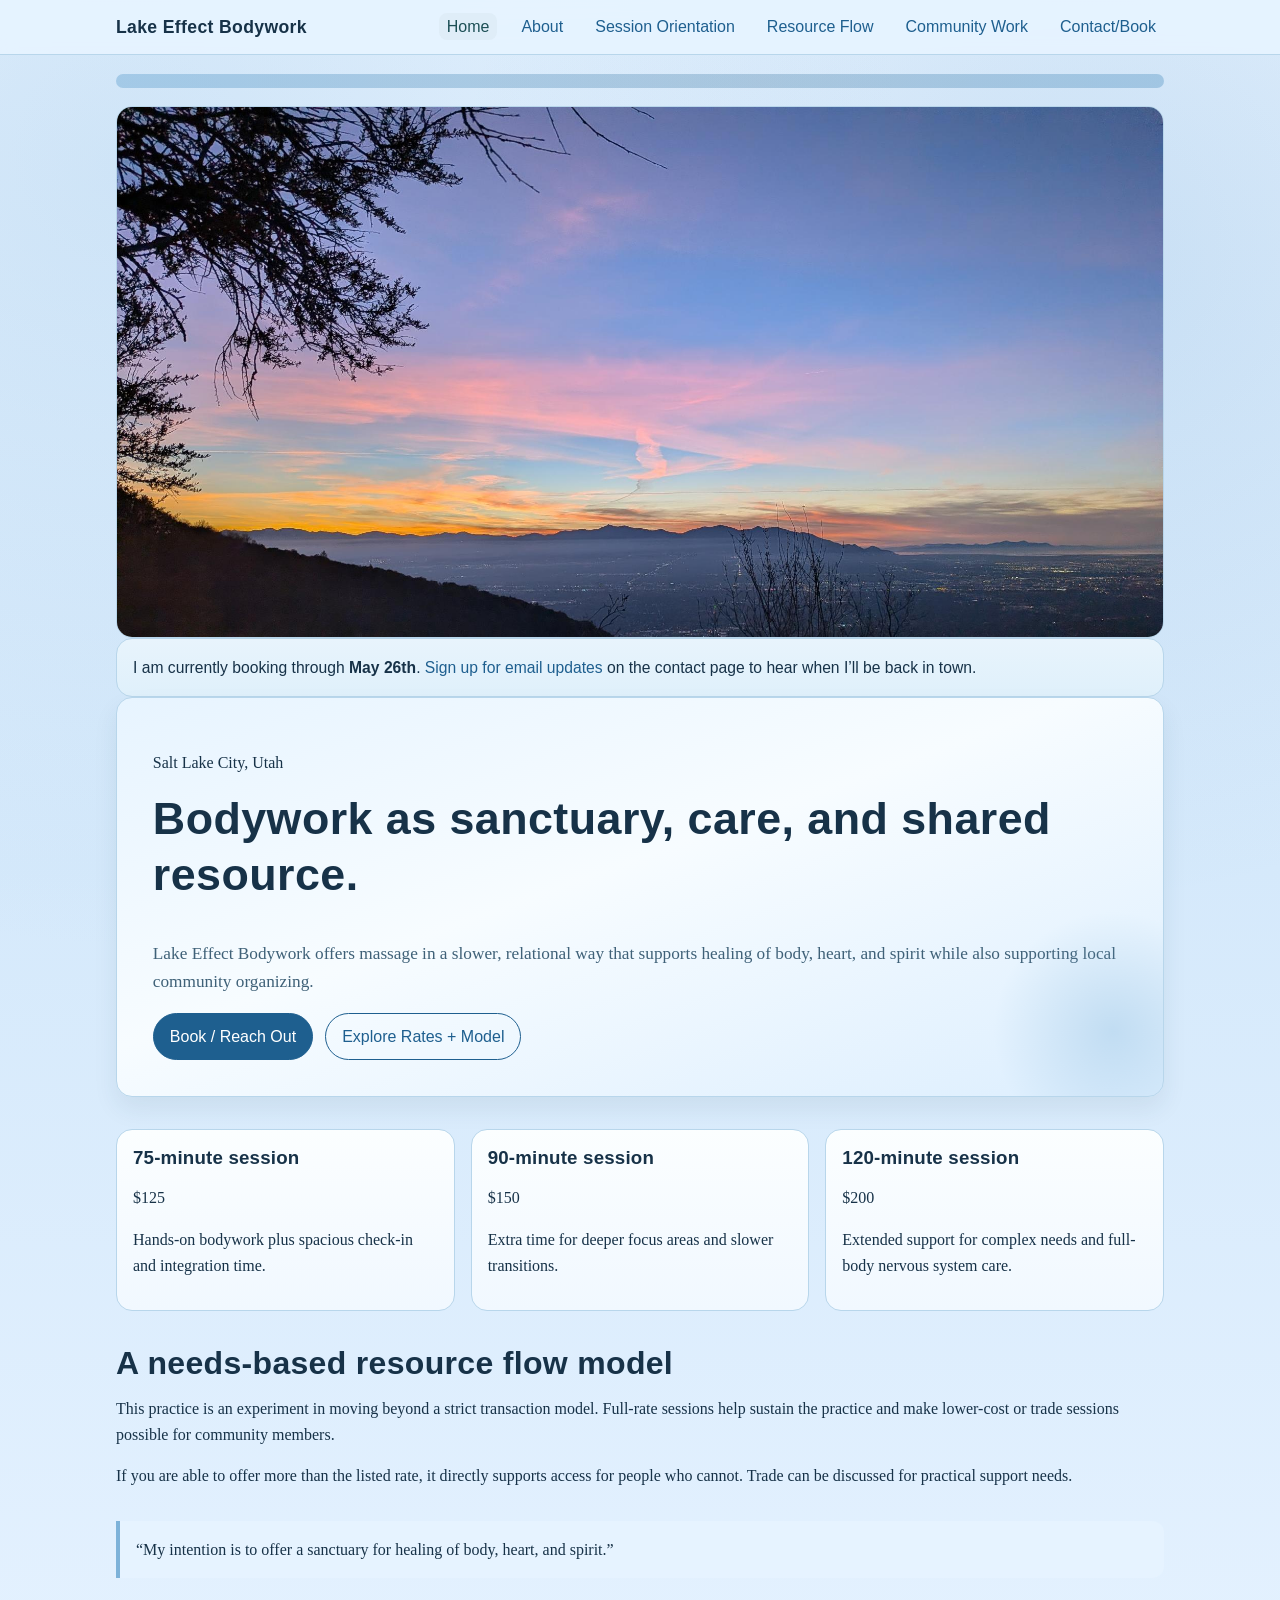
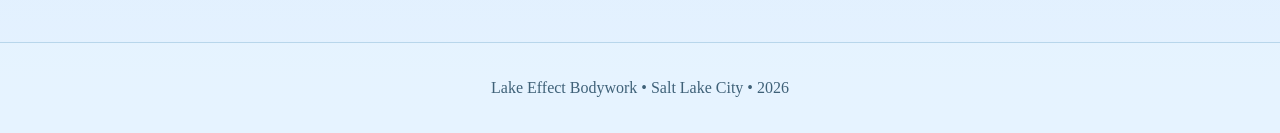
<file: index.html>
<!doctype html>
<html lang="en">
  <head>
    <meta charset="UTF-8" />
    <meta name="viewport" content="width=device-width, initial-scale=1.0" />
    <title>Lake Effect Bodywork | Salt Lake City</title>
    <meta
      name="description"
      content="Lake Effect Bodywork in Salt Lake City offers massage and bodywork rooted in care, transparency, and community support."
    />
    <link rel="canonical" href="https://lakeeffectbody.work/" />
    <link rel="stylesheet" href="styles.css" />
  </head>
  <body>
    <header class="site-header">
      <div class="nav-wrap">
        <a class="brand" href="index.html">Lake Effect Bodywork</a>
        <button class="menu-toggle" aria-expanded="false" aria-label="Open menu">
          Menu
        </button>
        <nav class="main-nav" aria-label="Main navigation">
          <ul>
            <li><a href="index.html" aria-current="page">Home</a></li>
            <li><a href="about.html">About</a></li>
            <li><a href="sessions.html">Session Orientation</a></li>
            <li><a href="resource-flow.html">Resource Flow</a></li>
            <li><a href="community.html">Community Work</a></li>
            <li><a href="contact.html">Contact/Book</a></li>
          </ul>
        </nav>
      </div>
    </header>

    <main class="container">
      <section class="section section-hero-image">
        <img
          src="assets/images/sunset.jpg"
          alt="Sunset sky over water"
          class="hero-photo"
        />
      </section>

      <section class="section schedule-notice card" role="status">
        <p>
          I am currently booking through <strong>May 26th</strong>.
          <a href="contact.html#email-updates">Sign up for email updates</a> on the contact page to
          hear when I’ll be back in town.
        </p>
      </section>

      <section class="hero">
        <p>Salt Lake City, Utah</p>
        <h1>Bodywork as sanctuary, care, and shared resource.</h1>
        <p class="lead">
          Lake Effect Bodywork offers massage in a slower, relational way that supports healing
          of body, heart, and spirit while also supporting local community organizing.
        </p>
        <div class="button-row">
          <a class="btn primary" href="contact.html#booking">Book / Reach Out</a>
          <a class="btn secondary" href="resource-flow.html">Explore Rates + Model</a>
        </div>
      </section>

      <section class="section grid">
        <a href="contact.html#booking" class="card card-link">
          <h3>75-minute session</h3>
          <p>$125</p>
          <p>Hands-on bodywork plus spacious check-in and integration time.</p>
        </a>
        <a href="contact.html#booking" class="card card-link">
          <h3>90-minute session</h3>
          <p>$150</p>
          <p>Extra time for deeper focus areas and slower transitions.</p>
        </a>
        <a href="contact.html#booking" class="card card-link">
          <h3>120-minute session</h3>
          <p>$200</p>
          <p>Extended support for complex needs and full-body nervous system care.</p>
        </a>
      </section>

      <section class="section stack">
        <h2><a href="resource-flow.html">A needs-based resource flow model</a></h2>
        <p>
          This practice is an experiment in moving beyond a strict transaction model. Full-rate
          sessions help sustain the practice and make lower-cost or trade sessions possible for
          community members.
        </p>
        <p>
          If you are able to offer more than the listed rate, it directly supports access for
          people who cannot. Trade can be discussed for practical support needs.
        </p>
      </section>

      <section class="section quote">
        “My intention is to offer a sanctuary for healing of body, heart, and spirit.”
      </section>
    </main>

    <footer class="site-footer">
      <p>Lake Effect Bodywork • Salt Lake City • <span id="year"></span></p>
    </footer>

    <script src="script.js"></script>
  </body>
</html>
</file>
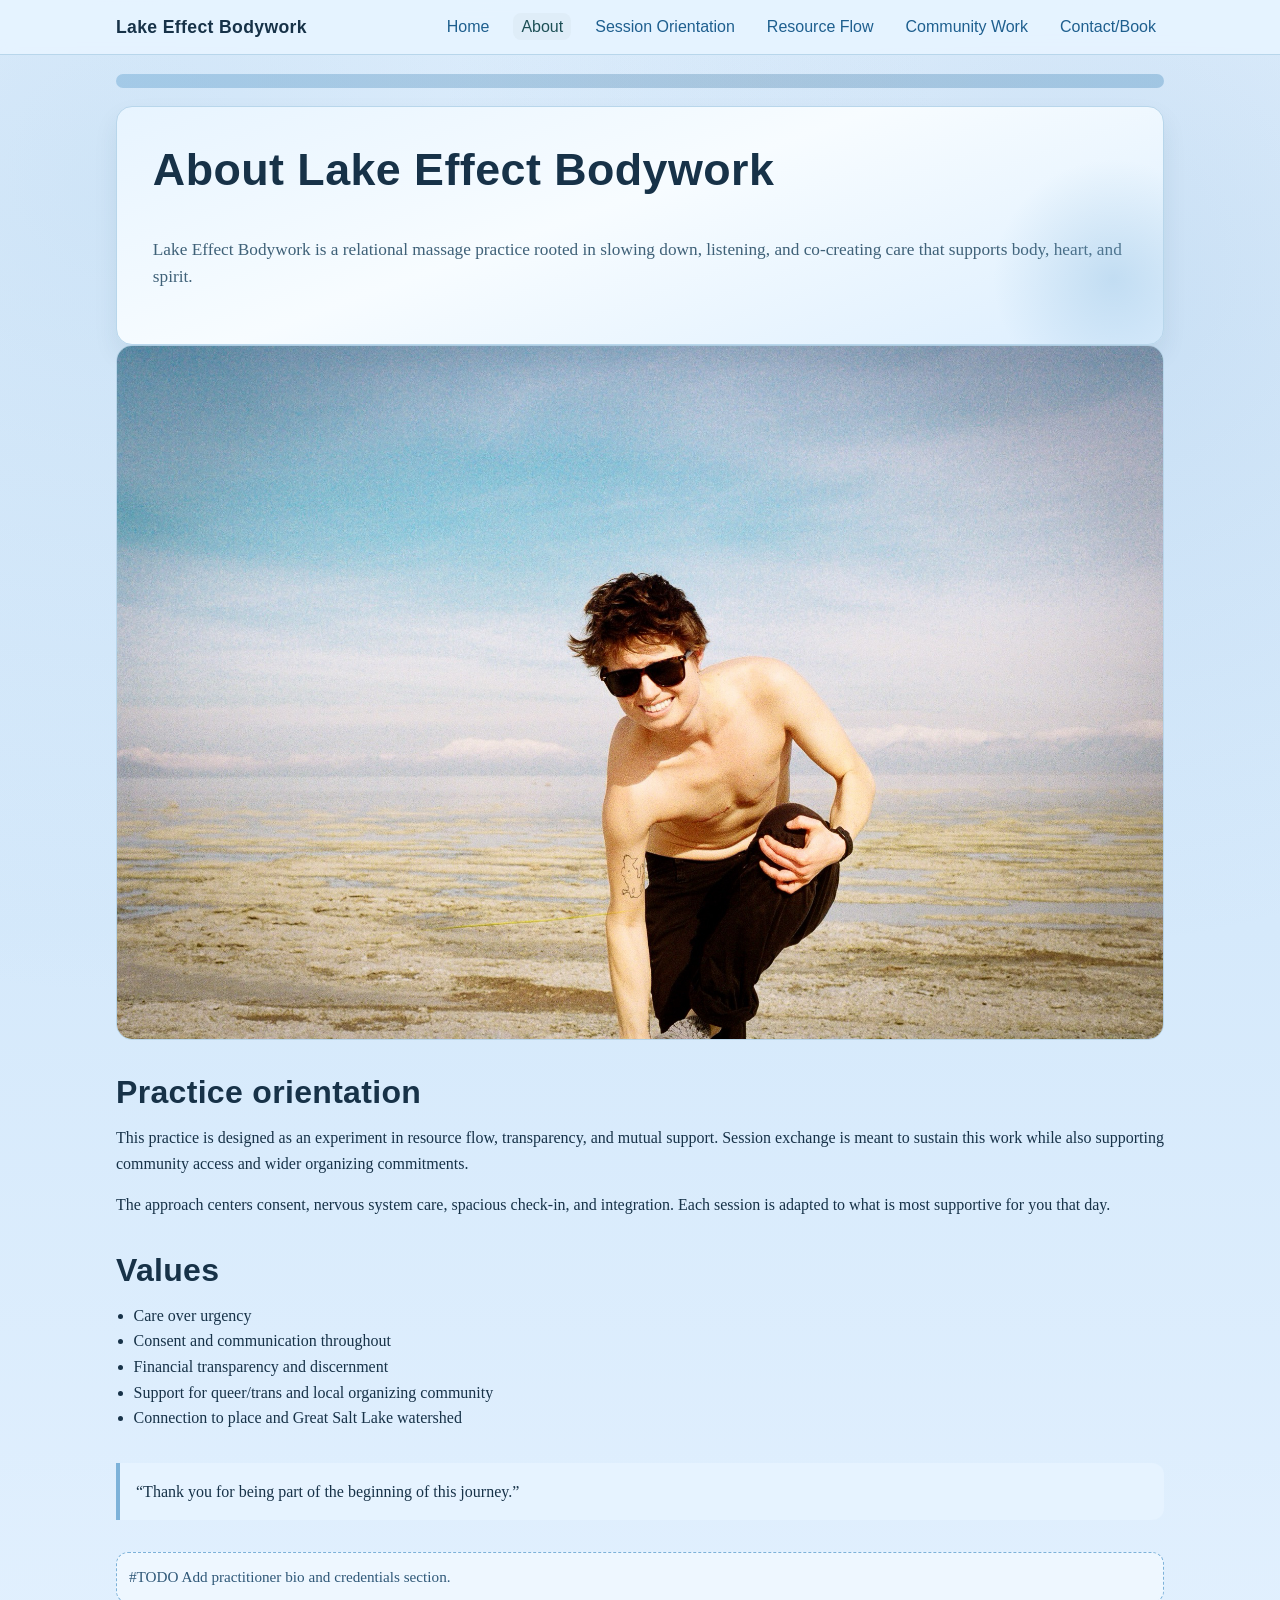
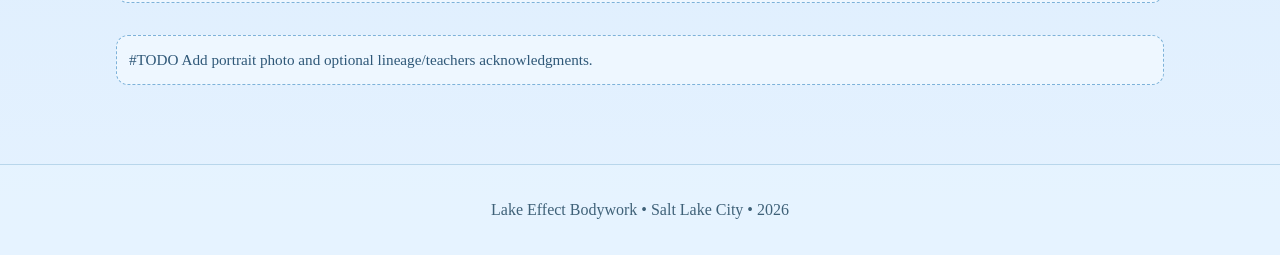
<file: about.html>
<!doctype html>
<html lang="en">
  <head>
    <meta charset="UTF-8" />
    <meta name="viewport" content="width=device-width, initial-scale=1.0" />
    <title>About | Lake Effect Bodywork</title>
    <meta
      name="description"
      content="About Lake Effect Bodywork: practice values, approach, and care orientation."
    />
    <link rel="canonical" href="https://lakeeffectbody.work/about.html" />
    <link rel="stylesheet" href="styles.css" />
  </head>
  <body>
    <header class="site-header">
      <div class="nav-wrap">
        <a class="brand" href="index.html">Lake Effect Bodywork</a>
        <button class="menu-toggle" aria-expanded="false" aria-label="Open menu">
          Menu
        </button>
        <nav class="main-nav" aria-label="Main navigation">
          <ul>
            <li><a href="index.html">Home</a></li>
            <li><a href="about.html" aria-current="page">About</a></li>
            <li><a href="sessions.html">Session Orientation</a></li>
            <li><a href="resource-flow.html">Resource Flow</a></li>
            <li><a href="community.html">Community Work</a></li>
            <li><a href="contact.html">Contact/Book</a></li>
          </ul>
        </nav>
      </div>
    </header>

    <main class="container">
      <section class="hero stack">
        <h1>About Lake Effect Bodywork</h1>
        <p class="lead">
          Lake Effect Bodywork is a relational massage practice rooted in slowing down, listening,
          and co-creating care that supports body, heart, and spirit.
        </p>
      </section>

      <section class="section section-hero-image">
        <img
          src="assets/images/home-hero.jpg"
          alt="Calm lake water at dusk"
          class="hero-photo"
        />
      </section>

      <section class="section stack">
        <h2>Practice orientation</h2>
        <p>
          This practice is designed as an experiment in resource flow, transparency, and mutual
          support. Session exchange is meant to sustain this work while also supporting community
          access and wider organizing commitments.
        </p>
        <p>
          The approach centers consent, nervous system care, spacious check-in, and integration.
          Each session is adapted to what is most supportive for you that day.
        </p>
      </section>

      <section class="section stack">
        <h2>Values</h2>
        <ul class="list-clean">
          <li>Care over urgency</li>
          <li>Consent and communication throughout</li>
          <li>Financial transparency and discernment</li>
          <li>Support for queer/trans and local organizing community</li>
          <li>Connection to place and Great Salt Lake watershed</li>
        </ul>
      </section>

      <section class="section quote">
        “Thank you for being part of the beginning of this journey.”
      </section>

      <section class="section">
        <p class="todo">#TODO Add practitioner bio and credentials section.</p>
      </section>

      <section class="section">
        <p class="todo">#TODO Add portrait photo and optional lineage/teachers acknowledgments.</p>
      </section>
    </main>

    <footer class="site-footer">
      <p>Lake Effect Bodywork • Salt Lake City • <span id="year"></span></p>
    </footer>

    <script src="script.js"></script>
  </body>
</html>
</file>
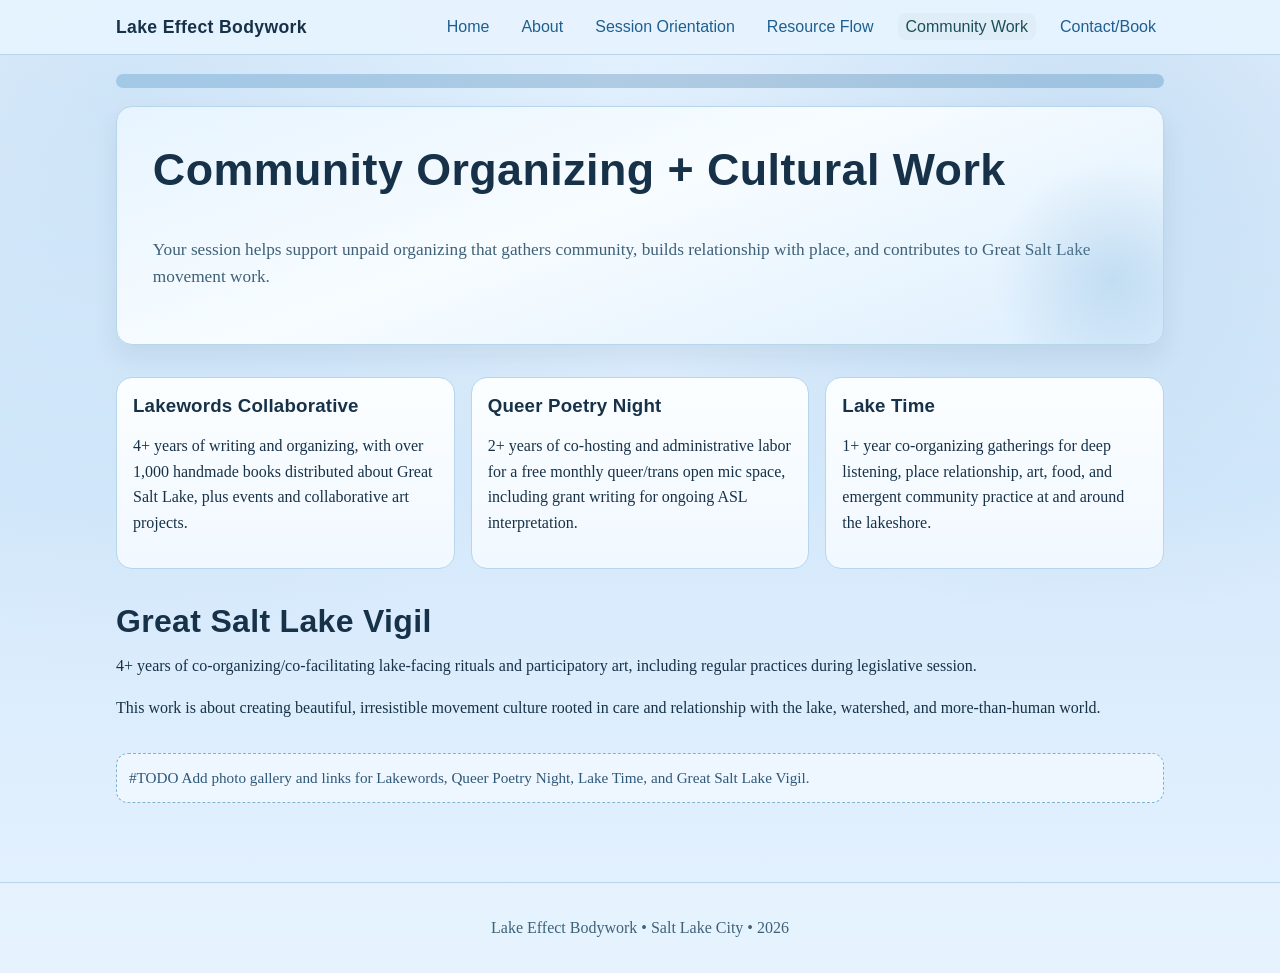
<file: community.html>
<!doctype html>
<html lang="en">
  <head>
    <meta charset="UTF-8" />
    <meta name="viewport" content="width=device-width, initial-scale=1.0" />
    <title>Community Work | Lake Effect Bodywork</title>
    <meta
      name="description"
      content="Learn about the unpaid organizing and community care work your session supports."
    />
    <link rel="canonical" href="https://lakeeffectbody.work/community.html" />
    <link rel="stylesheet" href="styles.css" />
  </head>
  <body>
    <header class="site-header">
      <div class="nav-wrap">
        <a class="brand" href="index.html">Lake Effect Bodywork</a>
        <button class="menu-toggle" aria-expanded="false" aria-label="Open menu">
          Menu
        </button>
        <nav class="main-nav" aria-label="Main navigation">
          <ul>
            <li><a href="index.html">Home</a></li>
            <li><a href="about.html">About</a></li>
            <li><a href="sessions.html">Session Orientation</a></li>
            <li><a href="resource-flow.html">Resource Flow</a></li>
            <li><a href="community.html" aria-current="page">Community Work</a></li>
            <li><a href="contact.html">Contact/Book</a></li>
          </ul>
        </nav>
      </div>
    </header>

    <main class="container">
      <section class="hero stack">
        <h1>Community Organizing + Cultural Work</h1>
        <p class="lead">
          Your session helps support unpaid organizing that gathers community, builds relationship
          with place, and contributes to Great Salt Lake movement work.
        </p>
      </section>

      <section class="section grid">
        <article class="card">
          <h3>Lakewords Collaborative</h3>
          <p>
            4+ years of writing and organizing, with over 1,000 handmade books distributed about
            Great Salt Lake, plus events and collaborative art projects.
          </p>
        </article>
        <article class="card">
          <h3>Queer Poetry Night</h3>
          <p>
            2+ years of co-hosting and administrative labor for a free monthly queer/trans open
            mic space, including grant writing for ongoing ASL interpretation.
          </p>
        </article>
        <article class="card">
          <h3>Lake Time</h3>
          <p>
            1+ year co-organizing gatherings for deep listening, place relationship, art, food,
            and emergent community practice at and around the lakeshore.
          </p>
        </article>
      </section>

      <section class="section stack">
        <h2>Great Salt Lake Vigil</h2>
        <p>
          4+ years of co-organizing/co-facilitating lake-facing rituals and participatory art,
          including regular practices during legislative session.
        </p>
        <p>
          This work is about creating beautiful, irresistible movement culture rooted in care and
          relationship with the lake, watershed, and more-than-human world.
        </p>
      </section>

      <section class="section">
        <p class="todo">
          #TODO Add photo gallery and links for Lakewords, Queer Poetry Night, Lake Time, and
          Great Salt Lake Vigil.
        </p>
      </section>
    </main>

    <footer class="site-footer">
      <p>Lake Effect Bodywork • Salt Lake City • <span id="year"></span></p>
    </footer>

    <script src="script.js"></script>
  </body>
</html>
</file>
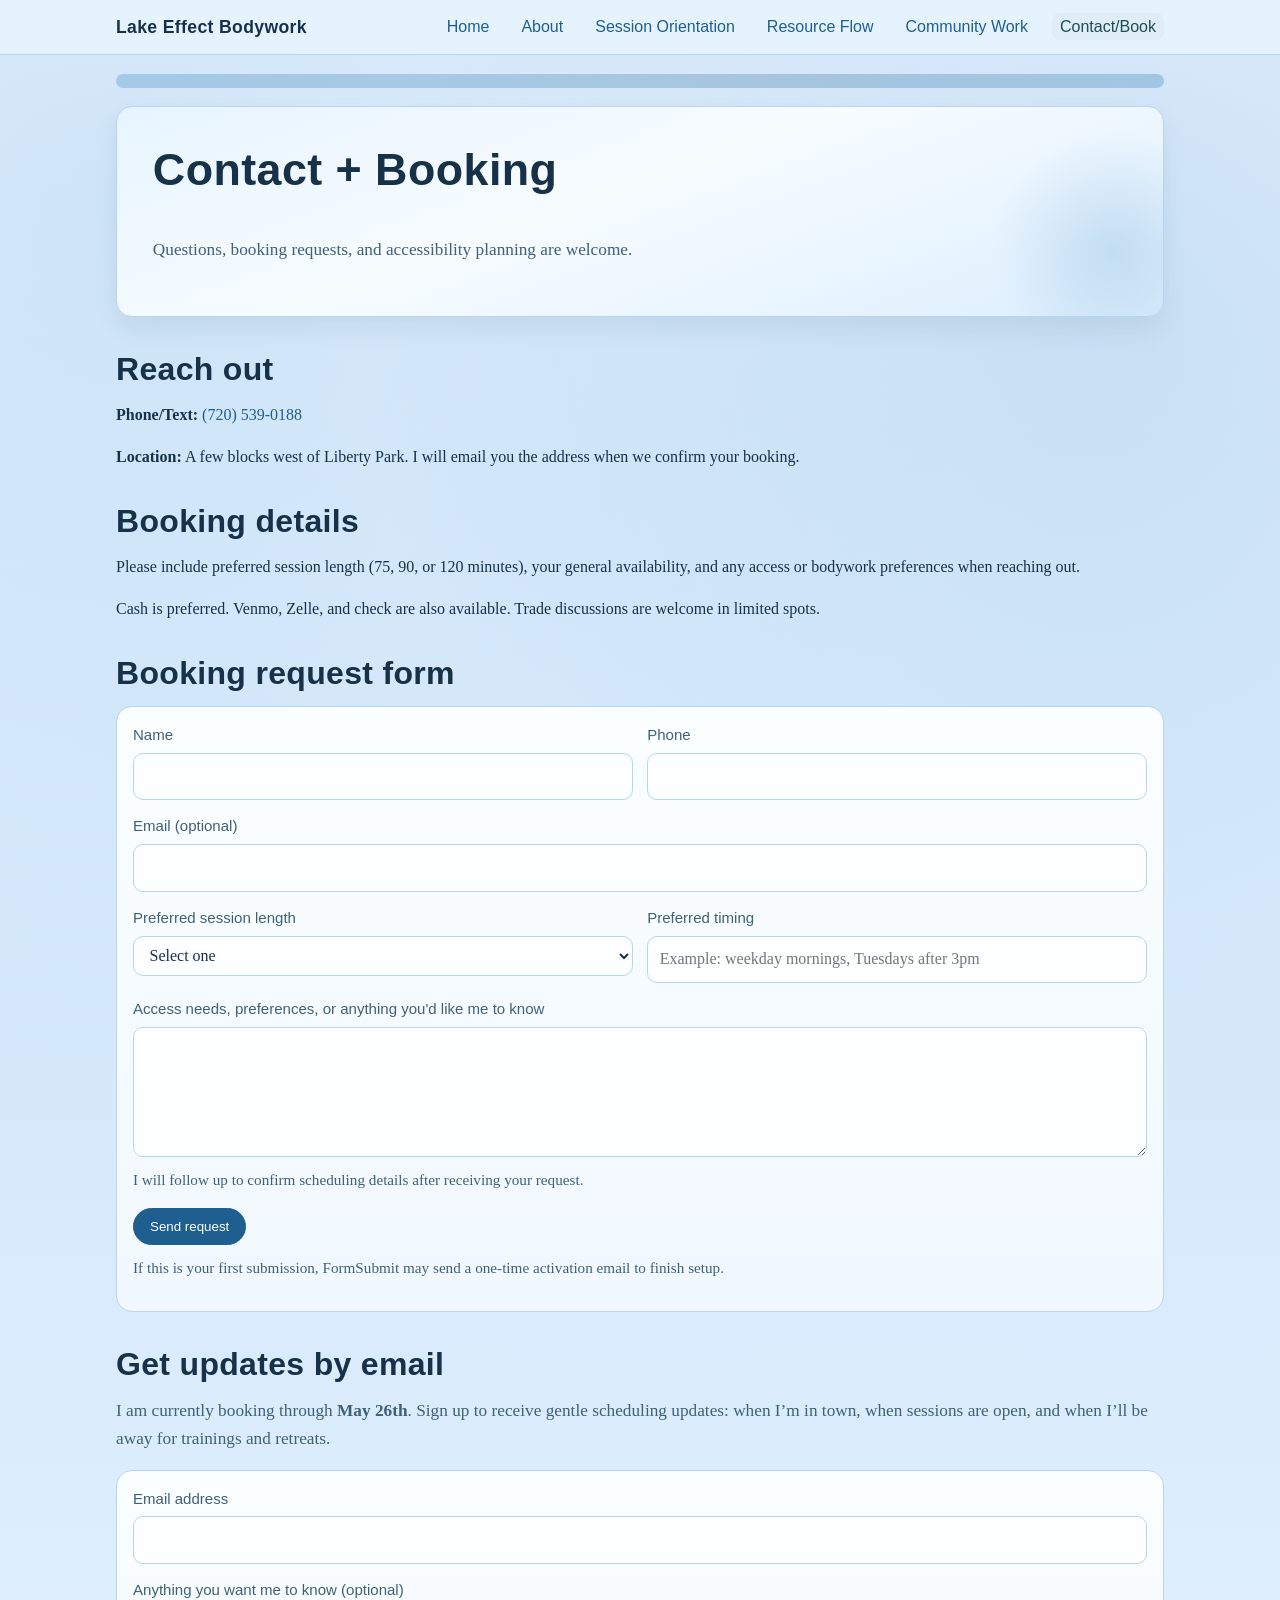
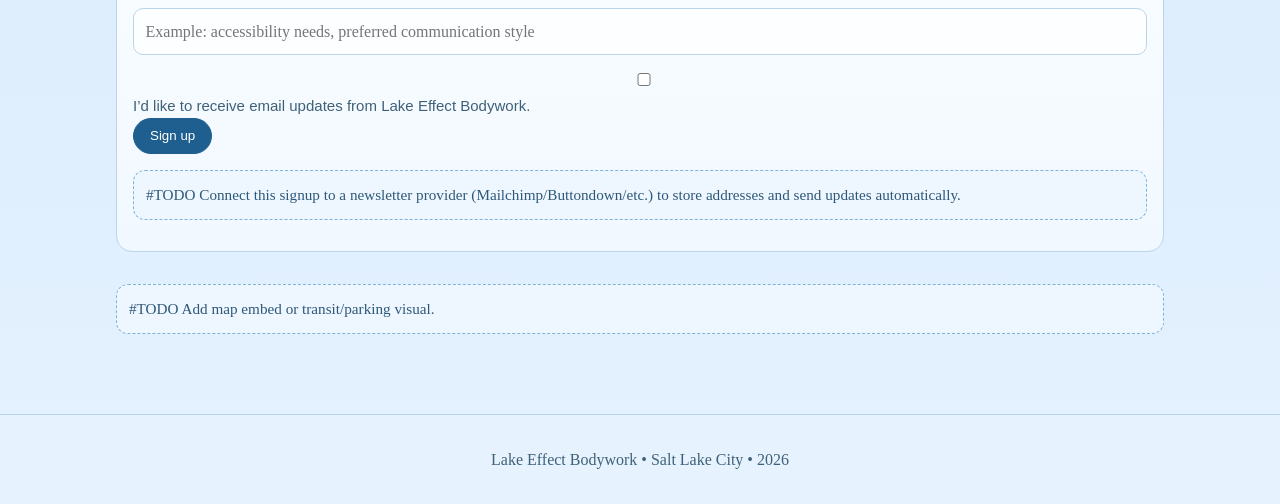
<file: contact.html>
<!doctype html>
<html lang="en">
  <head>
    <meta charset="UTF-8" />
    <meta name="viewport" content="width=device-width, initial-scale=1.0" />
    <title>Contact + Booking | Lake Effect Bodywork</title>
    <meta
      name="description"
      content="Contact Lake Effect Bodywork for booking, accessibility planning, and session questions."
    />
    <link rel="canonical" href="https://lakeeffectbody.work/contact.html" />
    <link rel="stylesheet" href="styles.css" />
  </head>
  <body>
    <header class="site-header">
      <div class="nav-wrap">
        <a class="brand" href="index.html">Lake Effect Bodywork</a>
        <button class="menu-toggle" aria-expanded="false" aria-label="Open menu">
          Menu
        </button>
        <nav class="main-nav" aria-label="Main navigation">
          <ul>
            <li><a href="index.html">Home</a></li>
            <li><a href="about.html">About</a></li>
            <li><a href="sessions.html">Session Orientation</a></li>
            <li><a href="resource-flow.html">Resource Flow</a></li>
            <li><a href="community.html">Community Work</a></li>
            <li><a href="contact.html" aria-current="page">Contact/Book</a></li>
          </ul>
        </nav>
      </div>
    </header>

    <main class="container">
      <section
        id="booking-success"
        class="section card success-banner"
        role="status"
        aria-live="polite"
        hidden
      >
        Thank you - your booking request was sent. I will follow up soon.
      </section>

      <section
        id="signup-success"
        class="section card success-banner"
        role="status"
        aria-live="polite"
        hidden
      >
        Thank you - you’re signed up for updates. I’ll email you when I’m in town and when I’ll be away.
      </section>

      <section class="hero stack">
        <h1>Contact + Booking</h1>
        <p class="lead">
          Questions, booking requests, and accessibility planning are welcome.
        </p>
      </section>

      <section class="section stack">
        <h2>Reach out</h2>
        <p>
          <strong>Phone/Text:</strong>
          <a href="tel:+17205390188">(720) 539-0188</a>
        </p>
        <p>
          <strong>Location:</strong> A few blocks west of Liberty Park. I will email you the address when we confirm your booking.
        </p>
      </section>

      <section class="section stack">
        <h2>Booking details</h2>
        <p>
          Please include preferred session length (75, 90, or 120 minutes), your general
          availability, and any access or bodywork preferences when reaching out.
        </p>
        <p>
          Cash is preferred. Venmo, Zelle, and check are also available. Trade discussions are
          welcome in limited spots.
        </p>
      </section>

      <section id="booking" class="section stack">
        <h2>Booking request form</h2>
        <form action="https://formsubmit.co/milo.emilia@protonmail.com" method="post" class="card">
          <input type="hidden" name="_subject" value="New Lake Effect Bodywork booking request" />
          <input type="hidden" name="_template" value="table" />
          <input type="hidden" name="_captcha" value="false" />
          <input type="hidden" name="_next" value="https://lakeeffectbody.work/contact.html?sent=1" />
          <div class="form-grid">
            <div class="field">
              <label for="name">Name</label>
              <input id="name" name="name" type="text" autocomplete="name" required />
            </div>
            <div class="field">
              <label for="phone">Phone</label>
              <input id="phone" name="phone" type="tel" autocomplete="tel" required />
            </div>
            <div class="field full">
              <label for="email">Email (optional)</label>
              <input id="email" name="email" type="email" autocomplete="email" />
            </div>
            <div class="field">
              <label for="length">Preferred session length</label>
              <select id="length" name="length" required>
                <option value="">Select one</option>
                <option value="75">75 minutes</option>
                <option value="90">90 minutes</option>
                <option value="120">120 minutes</option>
              </select>
            </div>
            <div class="field">
              <label for="timing">Preferred timing</label>
              <input
                id="timing"
                name="timing"
                type="text"
                placeholder="Example: weekday mornings, Tuesdays after 3pm"
                required
              />
            </div>
            <div class="field full">
              <label for="notes">Access needs, preferences, or anything you'd like me to know</label>
              <textarea id="notes" name="notes"></textarea>
            </div>
          </div>
          <p class="form-note">
            I will follow up to confirm scheduling details after receiving your request.
          </p>
          <button type="submit" class="btn primary">Send request</button>
          <p class="form-note">
            If this is your first submission, FormSubmit may send a one-time activation email to
            finish setup.
          </p>
        </form>
      </section>

      <section id="email-updates" class="section stack">
        <h2>Get updates by email</h2>
        <p class="lead">
          I am currently booking through <strong>May 26th</strong>. Sign up to receive gentle
          scheduling updates: when I’m in town, when sessions are open, and when I’ll be away for
          trainings and retreats.
        </p>
        <form action="https://formsubmit.co/milo.emilia@protonmail.com" method="post" class="card">
          <input type="hidden" name="_subject" value="New Lake Effect Bodywork email update signup" />
          <input type="hidden" name="_template" value="table" />
          <input type="hidden" name="_captcha" value="false" />
          <input type="hidden" name="_next" value="https://lakeeffectbody.work/contact.html?signup=1" />
          <div class="form-grid">
            <div class="field full">
              <label for="signup-email">Email address</label>
              <input id="signup-email" name="email" type="email" autocomplete="email" required />
            </div>
            <div class="field full">
              <label for="signup-notes">Anything you want me to know (optional)</label>
              <input
                id="signup-notes"
                name="notes"
                type="text"
                placeholder="Example: accessibility needs, preferred communication style"
              />
            </div>
            <div class="field full">
              <label for="signup-consent">
                <input id="signup-consent" name="consent" type="checkbox" required />
                I’d like to receive email updates from Lake Effect Bodywork.
              </label>
            </div>
          </div>
          <button type="submit" class="btn primary">Sign up</button>
          <p class="todo">
            #TODO Connect this signup to a newsletter provider (Mailchimp/Buttondown/etc.) to
            store addresses and send updates automatically.
          </p>
        </form>
      </section>

      <section class="section">
        <p class="todo">#TODO Add map embed or transit/parking visual.</p>
      </section>
    </main>

    <footer class="site-footer">
      <p>Lake Effect Bodywork • Salt Lake City • <span id="year"></span></p>
    </footer>

    <script src="script.js"></script>
  </body>
</html>
</file>
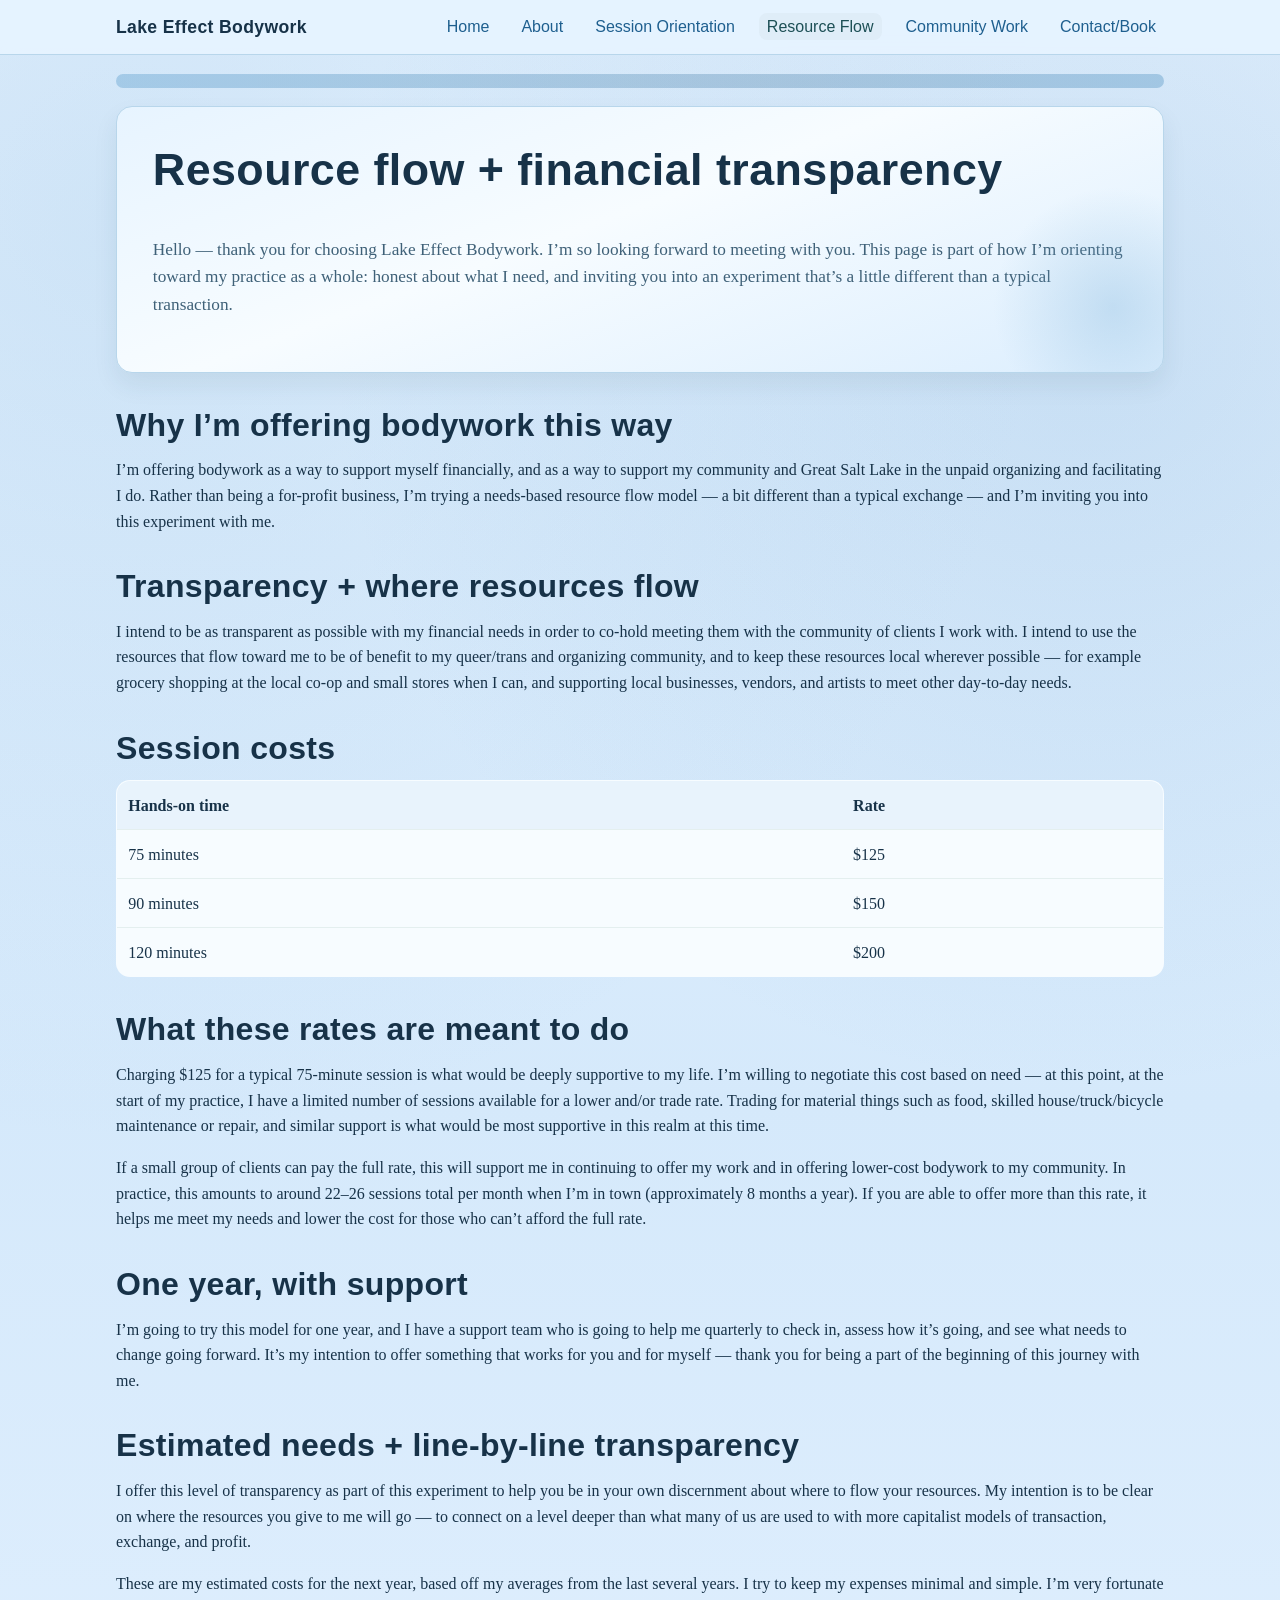
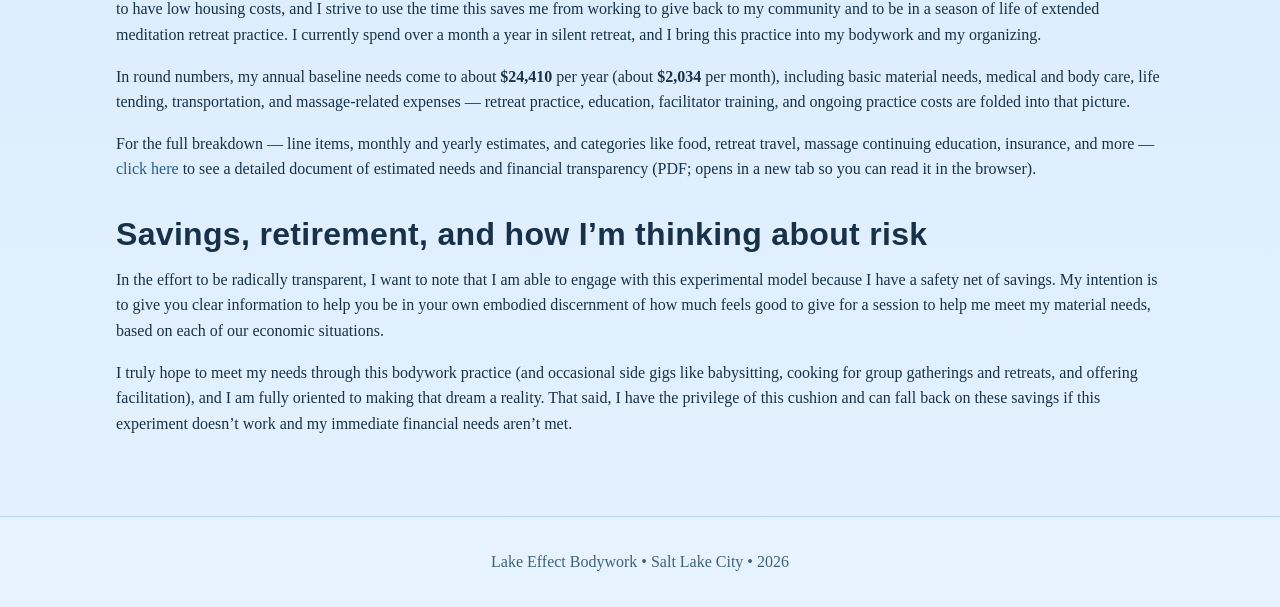
<file: resource-flow.html>
<!doctype html>
<html lang="en">
  <head>
    <meta charset="UTF-8" />
    <meta name="viewport" content="width=device-width, initial-scale=1.0" />
    <title>Resource Flow + Rates | Lake Effect Bodywork</title>
    <meta
      name="description"
      content="Needs-based resource flow, session rates, and financial transparency at Lake Effect Bodywork in Salt Lake City."
    />
    <link rel="canonical" href="https://lakeeffectbody.work/resource-flow.html" />
    <link rel="stylesheet" href="styles.css" />
  </head>
  <body>
    <header class="site-header">
      <div class="nav-wrap">
        <a class="brand" href="index.html">Lake Effect Bodywork</a>
        <button class="menu-toggle" aria-expanded="false" aria-label="Open menu">
          Menu
        </button>
        <nav class="main-nav" aria-label="Main navigation">
          <ul>
            <li><a href="index.html">Home</a></li>
            <li><a href="about.html">About</a></li>
            <li><a href="sessions.html">Session Orientation</a></li>
            <li><a href="resource-flow.html" aria-current="page">Resource Flow</a></li>
            <li><a href="community.html">Community Work</a></li>
            <li><a href="contact.html">Contact/Book</a></li>
          </ul>
        </nav>
      </div>
    </header>

    <main class="container">
      <section class="hero stack">
        <h1>Resource flow + financial transparency</h1>
        <p class="lead">
          Hello — thank you for choosing Lake Effect Bodywork. I’m so looking forward to meeting
          with you. This page is part of how I’m orienting toward my practice as a whole: honest
          about what I need, and inviting you into an experiment that’s a little different than a
          typical transaction.
        </p>
      </section>

      <section class="section stack">
        <h2>Why I’m offering bodywork this way</h2>
        <p>
          I’m offering bodywork as a way to support myself financially, and as a way to support my
          community and Great Salt Lake in the unpaid organizing and facilitating I do. Rather than
          being a for-profit business, I’m trying a needs-based resource flow model — a bit
          different than a typical exchange — and I’m inviting you into this experiment with me.
        </p>
      </section>

      <section class="section stack">
        <h2>Transparency + where resources flow</h2>
        <p>
          I intend to be as transparent as possible with my financial needs in order to co-hold
          meeting them with the community of clients I work with. I intend to use the resources that
          flow toward me to be of benefit to my queer/trans and organizing community, and to keep
          these resources local wherever possible — for example grocery shopping at the local co-op
          and small stores when I can, and supporting local businesses, vendors, and artists to meet
          other day-to-day needs.
        </p>
      </section>

      <section class="section stack">
        <h2>Session costs</h2>
        <div class="table-wrap">
          <table>
            <thead>
              <tr>
                <th>Hands-on time</th>
                <th>Rate</th>
              </tr>
            </thead>
            <tbody>
              <tr>
                <td>75 minutes</td>
                <td>$125</td>
              </tr>
              <tr>
                <td>90 minutes</td>
                <td>$150</td>
              </tr>
              <tr>
                <td>120 minutes</td>
                <td>$200</td>
              </tr>
            </tbody>
          </table>
        </div>
      </section>

      <section class="section stack">
        <h2>What these rates are meant to do</h2>
        <p>
          Charging $125 for a typical 75-minute session is what would be deeply supportive to my
          life. I’m willing to negotiate this cost based on need — at this point, at the start of my
          practice, I have a limited number of sessions available for a lower and/or trade rate.
          Trading for material things such as food, skilled house/truck/bicycle maintenance or
          repair, and similar support is what would be most supportive in this realm at this time.
        </p>
        <p>
          If a small group of clients can pay the full rate, this will support me in continuing to
          offer my work and in offering lower-cost bodywork to my community. In practice, this
          amounts to around 22–26 sessions total per month when I’m in town (approximately 8 months a
          year). If you are able to offer more than this rate, it helps me meet my needs and lower
          the cost for those who can’t afford the full rate.
        </p>
      </section>

      <section class="section stack">
        <h2>One year, with support</h2>
        <p>
          I’m going to try this model for one year, and I have a support team who is going to help
          me quarterly to check in, assess how it’s going, and see what needs to change going
          forward. It’s my intention to offer something that works for you and for myself — thank you
          for being a part of the beginning of this journey with me.
        </p>
      </section>

      <section class="section stack">
        <h2>Estimated needs + line-by-line transparency</h2>
        <p>
          I offer this level of transparency as part of this experiment to help you be in your own
          discernment about where to flow your resources. My intention is to be clear on where the
          resources you give to me will go — to connect on a level deeper than what many of us are
          used to with more capitalist models of transaction, exchange, and profit.
        </p>
        <p>
          These are my estimated costs for the next year, based off my averages from the last several
          years. I try to keep my expenses minimal and simple. I’m very fortunate to have low
          housing costs, and I strive to use the time this saves me from working to give back to my
          community and to be in a season of life of extended meditation retreat practice. I
          currently spend over a month a year in silent retreat, and I bring this practice into my
          bodywork and my organizing.
        </p>
        <p>
          In round numbers, my annual baseline needs come to about <strong>$24,410</strong> per year
          (about <strong>$2,034</strong> per month), including basic material needs, medical and body
          care, life tending, transportation, and massage-related expenses — retreat practice,
          education, facilitator training, and ongoing practice costs are folded into that picture.
        </p>
        <p>
          For the full breakdown — line items, monthly and yearly estimates, and categories like food,
          retreat travel, massage continuing education, insurance, and more —
          <a href="assets/financial-transparency.pdf" target="_blank" rel="noopener"
            >click here</a
          >
          to see a detailed document of estimated needs and financial transparency (PDF; opens in a
          new tab so you can read it in the browser).
        </p>
      </section>

      <section class="section stack">
        <h2>Savings, retirement, and how I’m thinking about risk</h2>
        <p>
          In the effort to be radically transparent, I want to note that I am able to engage with this
          experimental model because I have a safety net of savings. My intention is to give you clear
          information to help you be in your own embodied discernment of how much feels good to give
          for a session to help me meet my material needs, based on each of our economic situations.
        </p>
        <p>
          I truly hope to meet my needs through this bodywork practice (and occasional side gigs like
          babysitting, cooking for group gatherings and retreats, and offering facilitation), and I am
          fully oriented to making that dream a reality. That said, I have the privilege of this
          cushion and can fall back on these savings if this experiment doesn’t work and my immediate
          financial needs aren’t met.
        </p>
      </section>
    </main>

    <footer class="site-footer">
      <p>Lake Effect Bodywork • Salt Lake City • <span id="year"></span></p>
    </footer>

    <script src="script.js"></script>
  </body>
</html>
</file>
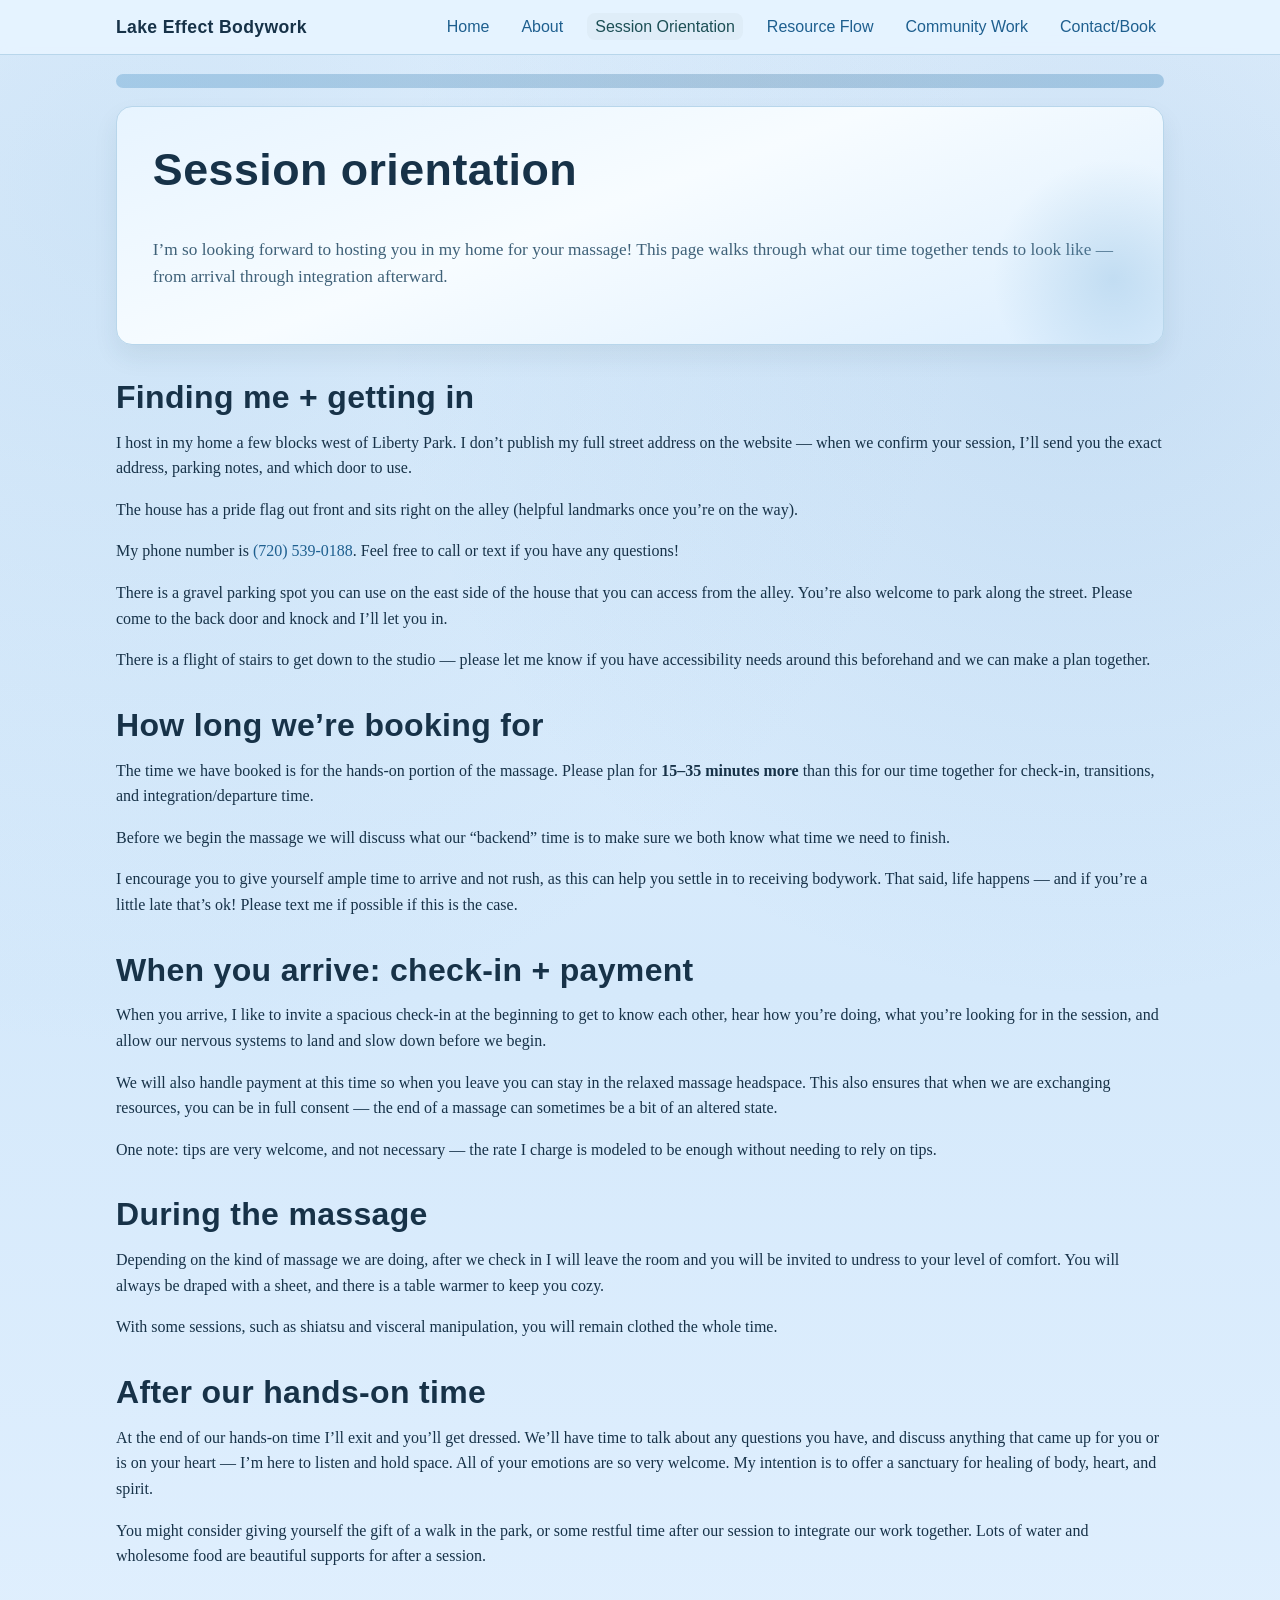
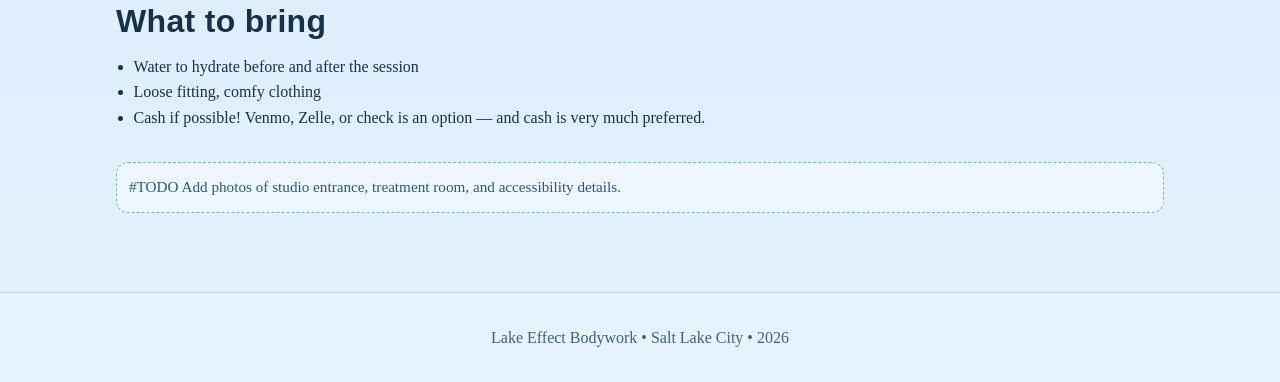
<file: sessions.html>
<!doctype html>
<html lang="en">
  <head>
    <meta charset="UTF-8" />
    <meta name="viewport" content="width=device-width, initial-scale=1.0" />
    <title>Session Orientation | Lake Effect Bodywork</title>
    <meta
      name="description"
      content="What to expect before, during, and after your massage at Lake Effect Bodywork — arrival, check-in, bodywork, and integration."
    />
    <link rel="canonical" href="https://lakeeffectbody.work/sessions.html" />
    <link rel="stylesheet" href="styles.css" />
  </head>
  <body>
    <header class="site-header">
      <div class="nav-wrap">
        <a class="brand" href="index.html">Lake Effect Bodywork</a>
        <button class="menu-toggle" aria-expanded="false" aria-label="Open menu">
          Menu
        </button>
        <nav class="main-nav" aria-label="Main navigation">
          <ul>
            <li><a href="index.html">Home</a></li>
            <li><a href="about.html">About</a></li>
            <li><a href="sessions.html" aria-current="page">Session Orientation</a></li>
            <li><a href="resource-flow.html">Resource Flow</a></li>
            <li><a href="community.html">Community Work</a></li>
            <li><a href="contact.html">Contact/Book</a></li>
          </ul>
        </nav>
      </div>
    </header>

    <main class="container">
      <section class="hero stack">
        <h1>Session orientation</h1>
        <p class="lead">
          I’m so looking forward to hosting you in my home for your massage! This page walks through
          what our time together tends to look like — from arrival through integration afterward.
        </p>
      </section>

      <section class="section stack">
        <h2>Finding me + getting in</h2>
        <p>
          I host in my home a few blocks west of Liberty Park. I don’t publish my full street address
          on the website — when we confirm your session, I’ll send you the exact address, parking
          notes, and which door to use.
        </p>
        <p>
          The house has a pride flag out front and sits right on the alley (helpful landmarks once
          you’re on the way).
        </p>
        <p>
          My phone number is <a href="tel:+17205390188">(720) 539-0188</a>. Feel free to call or
          text if you have any questions!
        </p>
        <p>
          There is a gravel parking spot you can use on the east side of the house that you can
          access from the alley. You’re also welcome to park along the street. Please come to the
          back door and knock and I’ll let you in.
        </p>
        <p>
          There is a flight of stairs to get down to the studio — please let me know if you have
          accessibility needs around this beforehand and we can make a plan together.
        </p>
      </section>

      <section class="section stack">
        <h2>How long we’re booking for</h2>
        <p>
          The time we have booked is for the hands-on portion of the massage. Please plan for
          <strong>15–35 minutes more</strong> than this for our time together for check-in,
          transitions, and integration/departure time.
        </p>
        <p>
          Before we begin the massage we will discuss what our “backend” time is to make sure we both
          know what time we need to finish.
        </p>
        <p>
          I encourage you to give yourself ample time to arrive and not rush, as this can help you
          settle in to receiving bodywork. That said, life happens — and if you’re a little late
          that’s ok! Please text me if possible if this is the case.
        </p>
      </section>

      <section class="section stack">
        <h2>When you arrive: check-in + payment</h2>
        <p>
          When you arrive, I like to invite a spacious check-in at the beginning to get to know each
          other, hear how you’re doing, what you’re looking for in the session, and allow our
          nervous systems to land and slow down before we begin.
        </p>
        <p>
          We will also handle payment at this time so when you leave you can stay in the relaxed
          massage headspace. This also ensures that when we are exchanging resources, you can be in
          full consent — the end of a massage can sometimes be a bit of an altered state.
        </p>
        <p>
          One note: tips are very welcome, and not necessary — the rate I charge is modeled to be
          enough without needing to rely on tips.
        </p>
      </section>

      <section class="section stack">
        <h2>During the massage</h2>
        <p>
          Depending on the kind of massage we are doing, after we check in I will leave the room and
          you will be invited to undress to your level of comfort. You will always be draped with a
          sheet, and there is a table warmer to keep you cozy.
        </p>
        <p>
          With some sessions, such as shiatsu and visceral manipulation, you will remain clothed the
          whole time.
        </p>
      </section>

      <section class="section stack">
        <h2>After our hands-on time</h2>
        <p>
          At the end of our hands-on time I’ll exit and you’ll get dressed. We’ll have time to talk
          about any questions you have, and discuss anything that came up for you or is on your heart
          — I’m here to listen and hold space. All of your emotions are so very welcome. My intention
          is to offer a sanctuary for healing of body, heart, and spirit.
        </p>
        <p>
          You might consider giving yourself the gift of a walk in the park, or some restful time
          after our session to integrate our work together. Lots of water and wholesome food are
          beautiful supports for after a session.
        </p>
      </section>

      <section class="section stack">
        <h2>What to bring</h2>
        <ul class="list-clean">
          <li>Water to hydrate before and after the session</li>
          <li>Loose fitting, comfy clothing</li>
          <li>
            Cash if possible! Venmo, Zelle, or check is an option — and cash is very much preferred.
          </li>
        </ul>
      </section>

      <section class="section">
        <p class="todo">#TODO Add photos of studio entrance, treatment room, and accessibility details.</p>
      </section>
    </main>

    <footer class="site-footer">
      <p>Lake Effect Bodywork • Salt Lake City • <span id="year"></span></p>
    </footer>

    <script src="script.js"></script>
  </body>
</html>
</file>
<file: styles.css>
:root {
  --bg: #dceefe;
  --surface: #f7fcff;
  --surface-soft: #dfedf8;
  --text: #173248;
  --muted: #3f6178;
  --accent: #1e5f8f;
  --accent-soft: #7db2d9;
  --border: #b8d6eb;
  --sand: #e6f3ff;
  --max-width: 1080px;
  --radius: 16px;
  --shadow: 0 12px 24px rgba(26, 66, 72, 0.08);
}

* {
  box-sizing: border-box;
}

html,
body {
  margin: 0;
  padding: 0;
}

body {
  font-family: "Lora", "Georgia", serif;
  background-color: var(--bg);
  background-image: radial-gradient(circle at 10% 10%, rgba(151, 194, 228, 0.28) 0%, rgba(151, 194, 228, 0) 40%),
    radial-gradient(circle at 85% 15%, rgba(95, 154, 205, 0.2) 0%, rgba(95, 154, 205, 0) 35%),
    linear-gradient(180deg, #e7f3ff 0%, #d5e9fb 50%, #e5f2ff 100%);
  color: var(--text);
  line-height: 1.6;
}

a {
  color: var(--accent);
  text-decoration: none;
}

a:hover {
  text-decoration: underline;
}

.site-header {
  position: sticky;
  top: 0;
  z-index: 10;
  background: rgba(230, 243, 255, 0.92);
  backdrop-filter: blur(8px);
  border-bottom: 1px solid var(--border);
}

.nav-wrap {
  max-width: var(--max-width);
  margin: 0 auto;
  padding: 0.8rem 1rem;
  display: flex;
  justify-content: space-between;
  align-items: center;
  gap: 0.8rem;
}

.brand {
  font-size: 1.1rem;
  font-family: "Avenir Next", "Segoe UI", sans-serif;
  font-weight: 650;
  letter-spacing: 0.02em;
  color: var(--text);
}

.menu-toggle {
  border: 1px solid var(--border);
  background: var(--surface);
  border-radius: 10px;
  color: var(--text);
  padding: 0.5rem 0.8rem;
  font-size: 0.9rem;
  display: none;
}

.main-nav ul {
  list-style: none;
  display: flex;
  gap: 1rem;
  margin: 0;
  padding: 0;
}

.main-nav a {
  font-family: "Avenir Next", "Segoe UI", sans-serif;
  padding: 0.3rem 0.5rem;
  border-radius: 8px;
}

.main-nav a[aria-current="page"] {
  background: var(--surface-soft);
  color: #1c4f55;
}

.container {
  max-width: var(--max-width);
  margin: 0 auto;
  padding: 1.2rem 1rem 2rem;
  position: relative;
}

.container::before {
  content: "";
  display: block;
  width: 100%;
  height: 14px;
  margin-bottom: 1.1rem;
  border-radius: 999px;
  background: linear-gradient(
      90deg,
      rgba(125, 178, 217, 0.55) 0%,
      rgba(30, 95, 143, 0.25) 28%,
      rgba(125, 178, 217, 0.6) 52%,
      rgba(30, 95, 143, 0.25) 75%,
      rgba(125, 178, 217, 0.55) 100%
    )
    0 0 / 220% 100%;
  animation: waveShift 11s ease-in-out infinite;
}

.hero {
  background: linear-gradient(160deg, #e7f4ff 0%, #f7fcff 45%, #dceefe 100%);
  border: 1px solid var(--border);
  border-radius: var(--radius);
  padding: clamp(1.6rem, 2.8vw, 3rem);
  box-shadow: var(--shadow);
  position: relative;
  overflow: hidden;
}

.hero::after {
  content: "";
  position: absolute;
  right: -80px;
  bottom: -65px;
  width: 260px;
  height: 260px;
  border-radius: 50%;
  background: radial-gradient(circle, rgba(125, 178, 217, 0.32) 0%, rgba(125, 178, 217, 0) 65%);
  pointer-events: none;
}

h1,
h2,
h3 {
  font-family: "Avenir Next", "Segoe UI", sans-serif;
  letter-spacing: 0.01em;
  line-height: 1.25;
  margin-top: 0;
}

h1 {
  font-size: clamp(1.7rem, 5vw, 2.8rem);
}

h2 {
  font-size: clamp(1.3rem, 3vw, 2rem);
  margin-bottom: 0.8rem;
}

.lead {
  font-size: 1.08rem;
  color: var(--muted);
}

.button-row {
  display: flex;
  flex-wrap: wrap;
  gap: 0.75rem;
  margin-top: 1rem;
}

.btn {
  font-family: "Avenir Next", "Segoe UI", sans-serif;
  display: inline-block;
  position: relative;
  overflow: hidden;
  border-radius: 999px;
  padding: 0.62rem 1rem;
  border: 1px solid var(--accent);
  transition: transform 180ms ease, box-shadow 220ms ease;
}

.btn::after {
  content: "";
  position: absolute;
  top: 50%;
  left: 50%;
  width: 10px;
  height: 10px;
  border-radius: 50%;
  background: rgba(255, 255, 255, 0.35);
  transform: translate(-50%, -50%) scale(0);
  opacity: 0;
  pointer-events: none;
}

.btn:hover,
.btn:focus-visible {
  transform: translateY(-1px);
  box-shadow: 0 8px 16px rgba(22, 70, 106, 0.16);
}

.btn:hover::after,
.btn:focus-visible::after {
  animation: ripplePulse 700ms ease-out;
}

.btn.primary {
  background: var(--accent);
  color: #fff;
}

.btn.secondary {
  background: transparent;
}

.section {
  margin-top: 2rem;
}

.section-hero-image {
  margin-top: 0;
}

.hero-photo {
  width: 100%;
  border-radius: var(--radius);
  border: 1px solid var(--border);
  display: block;
}

.grid {
  display: grid;
  grid-template-columns: repeat(12, 1fr);
  gap: 1rem;
}

.card {
  grid-column: span 4;
  background: linear-gradient(180deg, #fbfeff 0%, #f1f8ff 100%);
  border: 1px solid var(--border);
  border-radius: var(--radius);
  padding: 1rem;
}

a.card-link {
  display: block;
  color: inherit;
  text-decoration: none;
  transition: border-color 180ms ease, box-shadow 220ms ease;
}

a.card-link:hover,
a.card-link:focus-visible {
  border-color: var(--accent);
  box-shadow: var(--shadow);
}

.schedule-notice {
  margin-top: 0;
  background: linear-gradient(180deg, #e8f4fc 0%, #dff0fb 100%);
  font-family: "Avenir Next", "Segoe UI", sans-serif;
  font-size: 0.98rem;
}

.schedule-notice p {
  margin: 0;
}

.section.stack h2 a {
  color: inherit;
  text-decoration: none;
}

.section.stack h2 a:hover,
.section.stack h2 a:focus-visible {
  color: var(--accent);
  text-decoration: underline;
}

.card h3 {
  margin-bottom: 0.2rem;
}

.quote {
  padding: 1rem;
  border-left: 4px solid var(--accent-soft);
  background: var(--sand);
  border-radius: 0 12px 12px 0;
}

.stack > * + * {
  margin-top: 0.8rem;
}

.todo {
  border: 1px dashed var(--accent-soft);
  border-radius: 12px;
  padding: 0.75rem;
  background: #eef7ff;
  color: #2f5878;
  font-size: 0.95rem;
}

.table-wrap {
  overflow-x: auto;
}

table {
  width: 100%;
  border-collapse: collapse;
  background: #f7fcff;
  border: 1px solid var(--border);
  border-radius: 14px;
  overflow: hidden;
}

th,
td {
  text-align: left;
  padding: 0.7rem;
  border-bottom: 1px solid #e4efef;
}

thead {
  background: #e8f3fc;
}

.list-clean {
  margin: 0;
  padding-left: 1.1rem;
}

.form-grid {
  display: grid;
  grid-template-columns: repeat(2, minmax(0, 1fr));
  gap: 0.9rem;
}

.field {
  display: flex;
  flex-direction: column;
  gap: 0.35rem;
}

.field.full {
  grid-column: span 2;
}

label {
  font-family: "Avenir Next", "Segoe UI", sans-serif;
  font-size: 0.94rem;
  color: var(--muted);
}

input,
select,
textarea {
  width: 100%;
  font: inherit;
  color: var(--text);
  border: 1px solid var(--border);
  background: #fcfeff;
  border-radius: 10px;
  padding: 0.62rem 0.72rem;
}

input:focus,
select:focus,
textarea:focus {
  outline: 2px solid rgba(30, 95, 143, 0.2);
  border-color: var(--accent);
}

textarea {
  min-height: 130px;
  resize: vertical;
}

.form-note {
  margin-top: 0.7rem;
  color: var(--muted);
  font-size: 0.95rem;
}

.success-banner {
  background: linear-gradient(180deg, #e7f7ff 0%, #dbf1ff 100%);
  border-color: #8bb9d9;
  color: #184462;
  font-family: "Avenir Next", "Segoe UI", sans-serif;
}

.site-footer {
  margin-top: 2rem;
  border-top: 1px solid var(--border);
  padding: 1rem;
  text-align: center;
  color: var(--muted);
  background: rgba(231, 244, 255, 0.7);
}

@keyframes waveShift {
  0% {
    background-position: 0% 0%;
  }
  50% {
    background-position: 100% 0%;
  }
  100% {
    background-position: 0% 0%;
  }
}

@keyframes ripplePulse {
  0% {
    transform: translate(-50%, -50%) scale(0);
    opacity: 0.5;
  }
  100% {
    transform: translate(-50%, -50%) scale(18);
    opacity: 0;
  }
}

@media (prefers-color-scheme: dark) {
  :root {
    --bg: #081a2a;
    --surface: #11283b;
    --surface-soft: #1a3850;
    --text: #d8e8f5;
    --muted: #a6bfd3;
    --accent: #6bb2e6;
    --accent-soft: #4f94c5;
    --border: #2b4e67;
    --sand: #163046;
    --shadow: 0 12px 24px rgba(0, 0, 0, 0.28);
  }

  body {
    background-image: radial-gradient(circle at 12% 8%, rgba(58, 107, 148, 0.34) 0%, rgba(58, 107, 148, 0) 43%),
      radial-gradient(circle at 84% 15%, rgba(40, 84, 120, 0.35) 0%, rgba(40, 84, 120, 0) 37%),
      linear-gradient(180deg, #092034 0%, #081a2a 48%, #0d2438 100%);
  }

  .site-header {
    background: rgba(10, 30, 46, 0.88);
  }

  .hero {
    background: linear-gradient(155deg, #18374e 0%, #122d42 50%, #0f2538 100%);
  }

  .card {
    background: linear-gradient(180deg, #17344b 0%, #112a3f 100%);
  }

  .todo {
    background: #17344b;
    color: #b8d3e8;
  }

  table {
    background: #112a3f;
  }

  thead {
    background: #1c3e57;
  }

  input,
  select,
  textarea {
    background: #0f2538;
    color: var(--text);
  }

  .site-footer {
    background: rgba(11, 34, 52, 0.8);
  }

  .success-banner {
    background: linear-gradient(180deg, #1d4663 0%, #173c56 100%);
    border-color: #376789;
    color: #d9edfb;
  }

  .schedule-notice {
    background: linear-gradient(180deg, #1a3a52 0%, #153246 100%);
  }
}

@media (prefers-reduced-motion: reduce) {
  .container::before {
    animation: none;
  }

  .btn:hover,
  .btn:focus-visible {
    transform: none;
    box-shadow: none;
  }

  .btn:hover::after,
  .btn:focus-visible::after {
    animation: none;
  }
}

@media (max-width: 880px) {
  .card {
    grid-column: span 6;
  }
}

@media (max-width: 700px) {
  .menu-toggle {
    display: inline-block;
  }

  .main-nav {
    display: none;
    width: 100%;
  }

  .main-nav.open {
    display: block;
  }

  .nav-wrap {
    flex-wrap: wrap;
  }

  .main-nav ul {
    flex-direction: column;
    gap: 0.4rem;
    padding-top: 0.3rem;
  }

  .card {
    grid-column: span 12;
  }

  .form-grid {
    grid-template-columns: 1fr;
  }

  .field.full {
    grid-column: span 1;
  }
}
</file>
